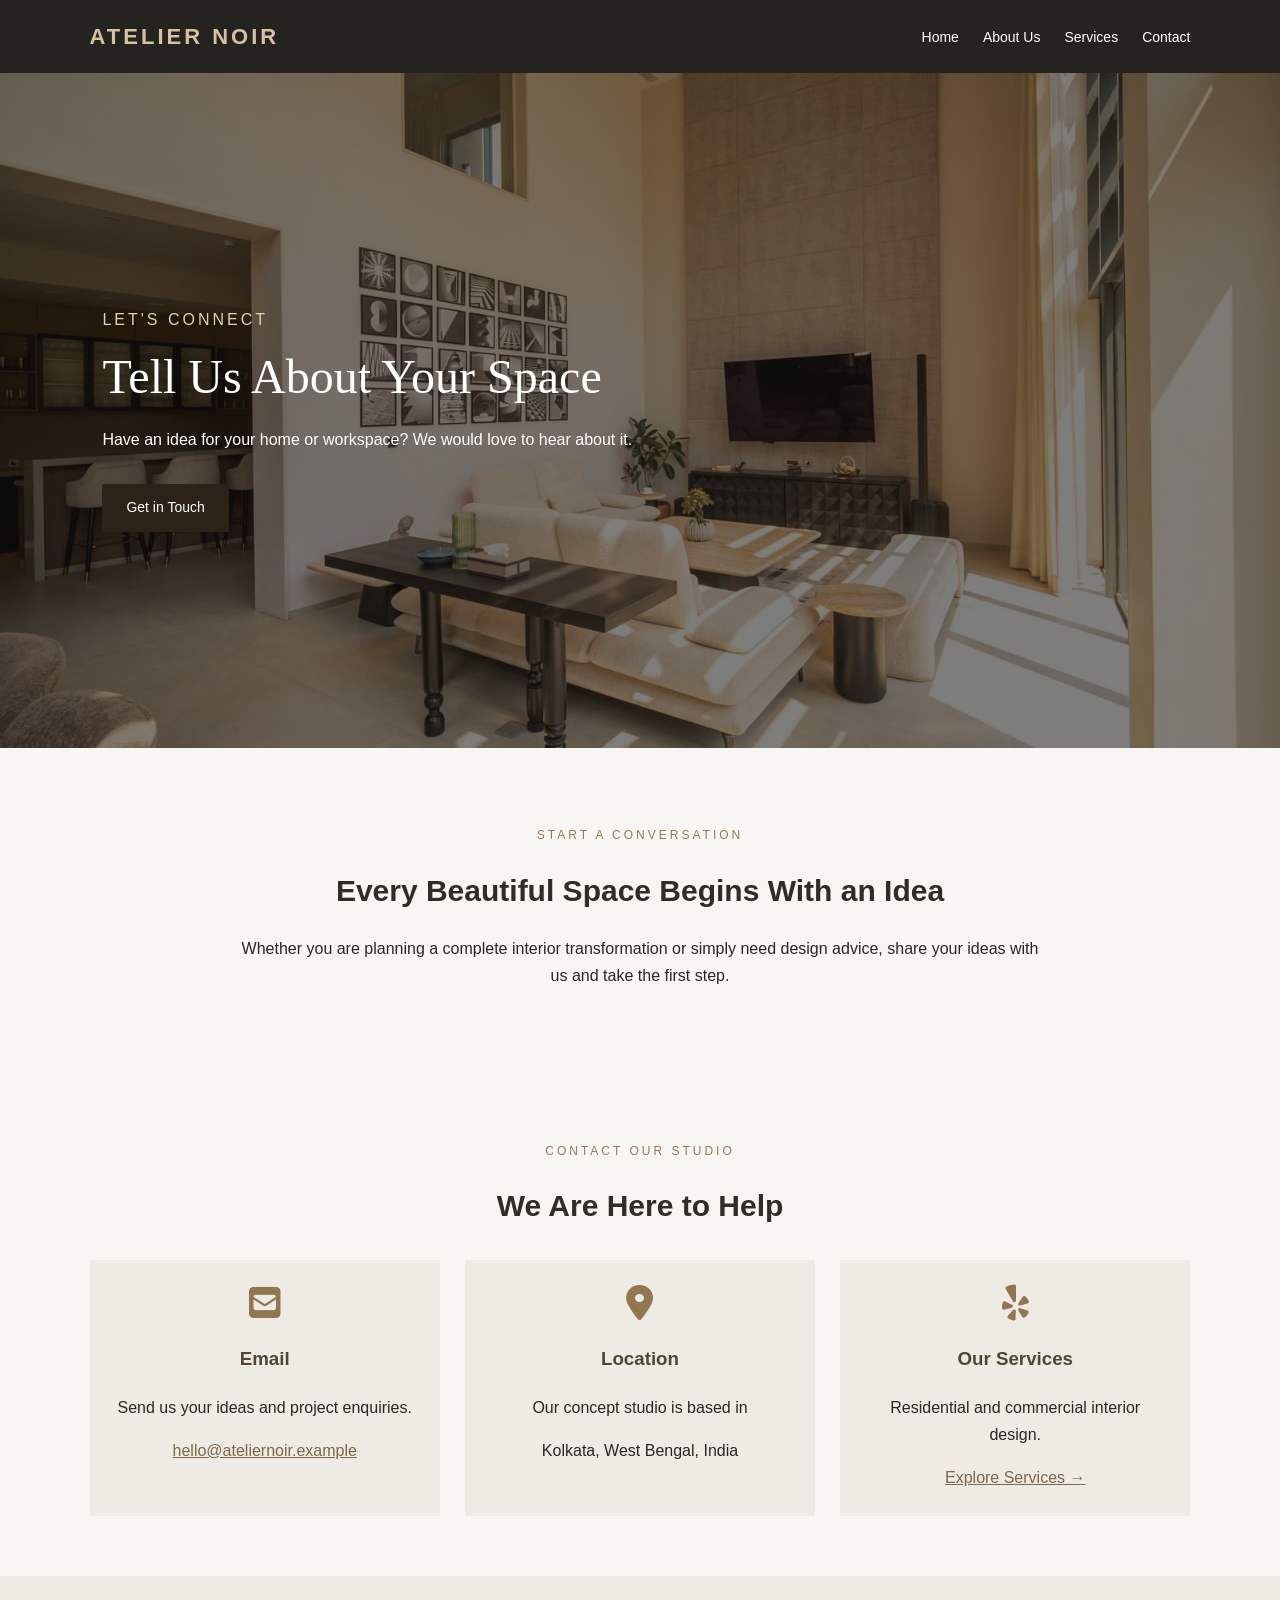
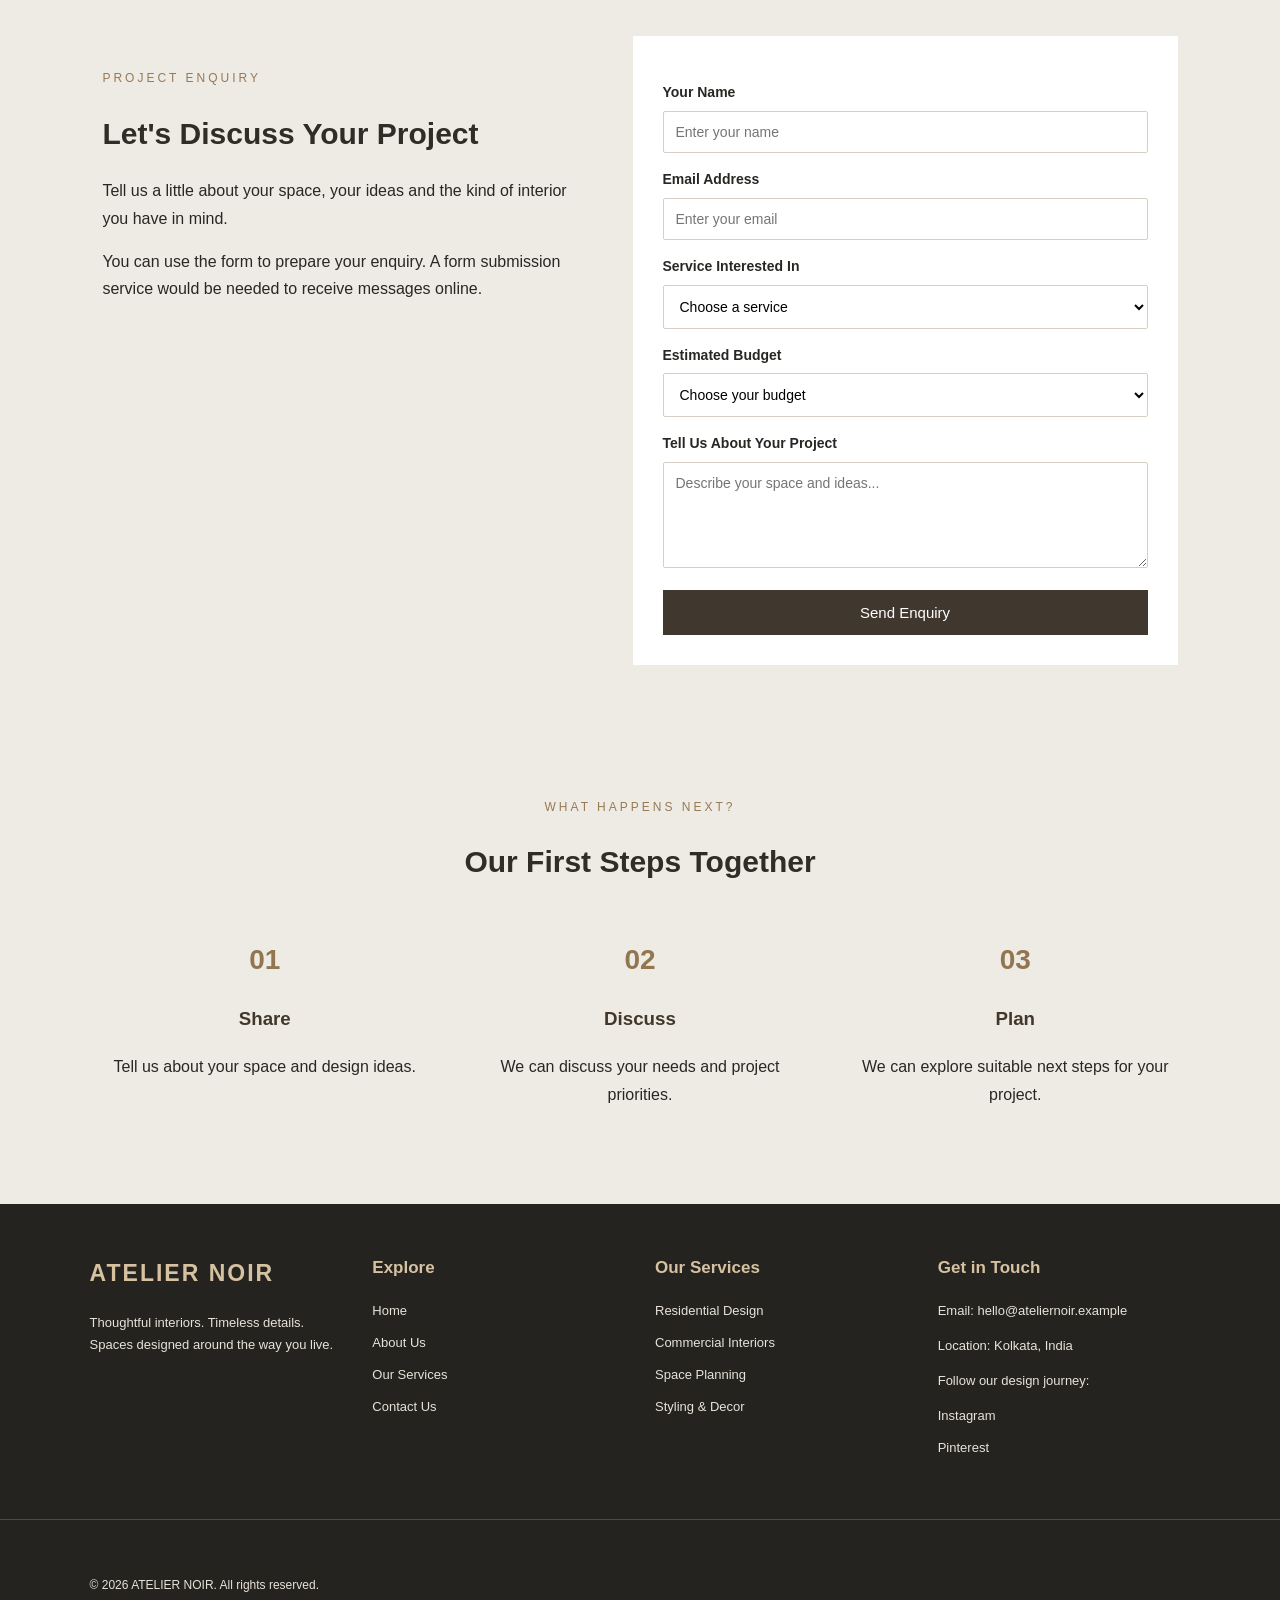
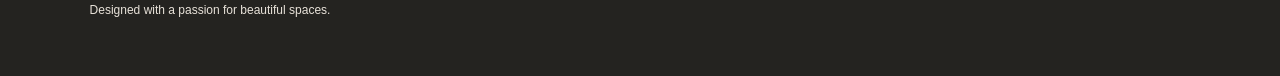
<file: contact.html>
<!DOCTYPE html>
<html lang="en">
<head>
    <title>Contact Us | ATELIER NOIR</title>
    <link rel="stylesheet" href="style.css">
    <link rel="stylesheet" href="https://cdnjs.cloudflare.com/ajax/libs/font-awesome/6.5.1/css/all.min.css">
</head>
<body>

<header>
    <nav>
        <h2>ATELIER NOIR</h2>
        <ul>
            <li><a href="index.html">Home</a></li>
            <li><a href="about.html">About Us</a></li>
            <li><a href="services.html">Services</a></li>
            <li><a href="contact.html">Contact</a></li>
        </ul>
    </nav>
</header>

<main>

    <section class="hero contact-hero">
        <div class="hero-content">
            <p class="small-heading">LET'S CONNECT</p>
            <h1>Tell Us About Your Space</h1>
            <p>
                Have an idea for your home or workspace?
                We would love to hear about it.
            </p>
            <a class="button" href="#contact-details">Get in Touch</a>
        </div>
    </section>

    <section class="welcome">
        <p class="small-heading">START A CONVERSATION</p>
        <h2>Every Beautiful Space Begins With an Idea</h2>
        <p>
            Whether you are planning a complete interior
            transformation or simply need design advice,
            share your ideas with us and take the first step.
        </p>
    </section>

    <section class="contact-information" id="contact-details">
        <p class="small-heading">CONTACT OUR STUDIO</p>
        <h2>We Are Here to Help</h2>

        <div class="contact-container">

            <div class="contact-card">
                <i class="fa-solid fa-square-envelope"></i>
                <h3>Email</h3>
                <p>Send us your ideas and project enquiries.</p>
                <a href="mailto:hello@ateliernoir.example">
                    hello@ateliernoir.example
                </a>
            </div>

            <div class="contact-card">
                <i class="fa-solid fa-location-dot"></i>
                <h3>Location</h3>
                <p>Our concept studio is based in</p>
                <p>Kolkata, West Bengal, India</p>
            </div>

            <div class="contact-card">
                <i class="fa-brands fa-yelp"></i>
                <h3>Our Services</h3>
                <p>Residential and commercial interior design.</p>
                <a href="services.html">Explore Services →</a>
            </div>

        </div>
    </section>

    <section class="enquiry-section">
        <div class="enquiry-content">
            <p class="small-heading">PROJECT ENQUIRY</p>
            <h2>Let's Discuss Your Project</h2>
            <p>
                Tell us a little about your space, your ideas
                and the kind of interior you have in mind.
            </p>
            <p>
                You can use the form to prepare your enquiry.
                A form submission service would be needed
                to receive messages online.
            </p>
        </div>

        <div class="enquiry-form">
            <form action="#" method="post">

                <label for="name">Your Name</label>
                <input type="text" id="name" name="name"
                    placeholder="Enter your name" required>

                <label for="email">Email Address</label>
                <input type="email" id="email" name="email"
                    placeholder="Enter your email" required>

                <label for="service">Service Interested In</label>
                <select id="service" name="service" required>
                    <option value="">Choose a service</option>
                    <option value="residential">Residential Interiors</option>
                    <option value="commercial">Commercial Interiors</option>
                    <option value="space-planning">Space Planning</option>
                    <option value="styling">Furniture and Decor</option>
                    <option value="consultation">Interior Consultation</option>
                </select>

                <label for="budget">Estimated Budget</label>
                <select id="budget" name="budget">
                    <option value="">Choose your budget</option>
                    <option value="under-1-lakh">Under ₹1 lakh</option>
                    <option value="1-to-5-lakh">₹1 lakh - ₹5 lakh</option>
                    <option value="5-to-10-lakh">₹5 lakh - ₹10 lakh</option>
                    <option value="above-10-lakh">Above ₹10 lakh</option>
                    <option value="not-decided">Not decided yet</option>
                </select>

                <label for="message">Tell Us About Your Project</label>
                <textarea id="message" name="message" rows="5"
                    placeholder="Describe your space and ideas..."
                    required></textarea>

                <button type="submit">Send Enquiry</button>

            </form>
        </div>
    </section>

    <section class="process-preview">
        <p class="small-heading">WHAT HAPPENS NEXT?</p>
        <h2>Our First Steps Together</h2>

        <div class="process-container">
            <div>
                <span>01</span>
                <h3>Share</h3>
                <p>Tell us about your space and design ideas.</p>
            </div>

            <div>
                <span>02</span>
                <h3>Discuss</h3>
                <p>We can discuss your needs and project priorities.</p>
            </div>

            <div>
                <span>03</span>
                <h3>Plan</h3>
                <p>We can explore suitable next steps for your project.</p>
            </div>
        </div>
    </section>

    
</main>

<footer>
    <div class="footer-container">

        <div class="footer-box">
            <h2>ATELIER NOIR</h2>
            <p>Thoughtful interiors. Timeless details. Spaces designed around the way you live.</p>
        </div>

        <div class="footer-box">
            <h3>Explore</h3>
            <a href="index.html">Home</a>
            <a href="about.html">About Us</a>
            <a href="services.html">Our Services</a>
            <a href="contact.html">Contact Us</a>
        </div>

        <div class="footer-box">
            <h3>Our Services</h3>
            <a href="services.html">Residential Design</a>
            <a href="services.html">Commercial Interiors</a>
            <a href="services.html">Space Planning</a>
            <a href="services.html">Styling & Decor</a>
        </div>

        <div class="footer-box">
            <h3>Get in Touch</h3>
            <p>Email: hello@ateliernoir.example</p>
            <p>Location: Kolkata, India</p>
            <p>Follow our design journey:</p>
            <a href="https://www.instagram.com/">Instagram</a>
            <a href="https://www.pinterest.com/">Pinterest</a>
        </div>

    </div>

    <div class="footer-bottom">
        <p>© 2026 ATELIER NOIR. All rights reserved.</p>
        <p>Designed with a passion for beautiful spaces.</p>
    </div>
</footer>

</body>
</html>
</file>
<file: style.css>
* {
    box-sizing: border-box;
}

html {
    scroll-behavior: smooth;
}

body {
    margin: 0;
    font-family: Arial, sans-serif;
    background-color: #f8f6f2;
    color: #292724;
    line-height: 1.7;
}

header {
    background-color: #242320;
    color: white;
    padding: 18px 7%;
}

nav {
    display: flex;
    justify-content: space-between;
    align-items: center;
    flex-wrap: wrap;
    gap: 15px;
}

nav h2 {
    color: #d6c2a1;
    font-size: 22px;
    letter-spacing: 3px;
    margin: 0;
}

nav ul {
    display: flex;
    flex-wrap: wrap;
    gap: 24px;
    list-style: none;
    padding: 0;
    margin: 0;
}

nav a {
    color: white;
    text-decoration: none;
    font-size: 14px;
}

nav a:hover {
    color: #d6c2a1;
    text-decoration: underline;
    text-decoration-color: white;
}

section h2 {
    color: #302c26;
    font-size: 30px;
    line-height: 1.3;
}

.small-heading {
    color: #967a56;
    font-size: 12px;
    letter-spacing: 3px;
    margin-bottom: 15px;
}

.hero {
    min-height: 75vh;
    display: flex;
    align-items: center;
    padding: 60px 8%;
    background-size: cover;
    background-position: center;
    color: white;
    background-image: linear-gradient(
        rgba(20, 19, 17, 0.55),
        rgba(20, 19, 17, 0.55)
    ), url("hero.jpg");
    
}

.hero-content h1{
     margin-top: 0;
    font-family: Georgia, "Times New Roman", serif;
    font-weight: normal;
    line-height: 1.25;
}

.hero-content em{
    font-weight: bold;
}



.about-hero {
    background-image: linear-gradient(
        rgba(20, 19, 17, 0.55),
        rgba(20, 19, 17, 0.55)
    ), url("background.jpg");
}

.services-hero {
    background-image: linear-gradient(
        rgba(20, 19, 17, 0.55),
        rgba(20, 19, 17, 0.55)
    ), url("service.jpg");
}

.contact-hero {
    background-image: linear-gradient(
        rgba(20, 19, 17, 0.55),
        rgba(20, 19, 17, 0.55)
    ), url("contact\ us.jpg");
}

.hero-content {
    max-width: 650px;
}

.hero .small-heading {
    color: #e3cfad;
}

.hero h1 {
    font-size: 48px;
    line-height: 1.2;
    margin: 10px 0 20px;
}

.hero p {
    font-size: 16px;
    max-width: 550px;
}


.button {
    display: inline-block;
    background-color: #2c2318;
    color: white;
    padding: 12px 24px;
    margin-top: 15px;
    text-decoration: none;
    border: none;
    border-radius: 2px;
    cursor: pointer;
    font-size: 14px;
}

.button:hover {
    background-color: #65513b00;
    border:solid;
    border-color: #918d89;
    border-width:1px ;

}

.button1{
     display: inline-block;
    background-color: #8b735500;
    color: white;
    padding: 12px 24px;
    margin-top: 15px;
    text-decoration: none;
    border :solid;
    border-width: 1px;
    cursor: pointer;
    font-size: 14px;
    border-color: #918d89;
    margin-left: 25px;
       
}

.button1:hover {
    background-color: #2c2318;
    border:none;
}


.button3 {
    display: inline-block;
    color: #ffffff;
    text-decoration: none;
    font-weight: bold;
    margin-top: 12px;
    display:inline-block;
    border-radius: 1px;
    letter-spacing: 1px;
    word-spacing: 1px;
    background-color: #2c2318;
    padding:12px 24px;
   
}

.button3:hover {
    text-decoration: underline;
}

.welcome {
    text-align: center;
    padding: 65px 10%;
}

.welcome p:not(.small-heading) {
    max-width: 800px;
    margin: 15px auto;
}

.services-preview {
    text-align: center;
    padding: 60px 7%;
    background-color: #eeebe5;
}

.section-intro {
    max-width: 700px;
    margin: 15px auto;
}

.card-container {
    display: flex;
    flex-wrap: wrap;
    justify-content: center;
    gap: 25px;
    margin-top: 35px;
}

.design-card {
    width: 30%;
    min-width: 230px;
    max-width: 360px;
    background-color: white;
    text-align: left;
    overflow: hidden;
    border-radius: 30px;
}

.design-card img {
    display: block;
    width: 100%;
    height: 240px;
    object-fit: cover;
}

.card-content {
    padding: 20px;  
}

.card-content h3 {
    color: #40372c;
    margin-top: 0;
}

.card-content p {
    font-size: 14px;
}

.card-content a {
    color: #846c4e;
    font-weight: bold;
    text-decoration: none;
}

.card-content a:hover {
    text-decoration: underline;
}


.philosophy {
    display: flex;
    align-items: center;
    gap: 45px;
    padding: 65px 8%;
}

.philosophy-image,
.philosophy-content {
    flex: 1;
    min-width: 0;
}

.philosophy-image img {
    display: block;
    width: 100%;
    height: 400px;
    object-fit: cover;
}

.philosophy-content p:not(.small-heading) {
    margin-bottom: 18px;
}


.about-details {
    display: flex;
    align-items: center;
    gap: 45px;
    padding: 60px 8%;
    background-color: #eeebe5;
}

.about-details-image,
.about-details-content {
    flex: 1;
    min-width: 0;
}

.about-details-image img {
    display: block;
    width: 100%;
    height: 370px;
    object-fit: cover;
}

.about-details-content p:not(.small-heading) {
    margin-bottom: 18px;
}


.design-values {
    padding: 60px 7%;
    text-align: center;
}

.value-container {
    display: flex;
    flex-wrap: wrap;
    justify-content: center;
    gap: 25px;
    margin-top: 35px;
}

.value-container div {
    flex: 1;
    min-width: 200px;
    padding: 25px;
    background-color: #eeebe5;
}

.value-container h3 {
    color: #4c4032;
}

.value-container p {
    font-size: 14px;
}

.value-container i {
    color: #927650;
    font-size: 36px;
}


.overview {
    padding: 60px 7%;
    text-align: center;
}

.overview-container {
    display: flex;
    flex-wrap: wrap;
    justify-content: center;
    gap: 25px;
    margin-top: 35px;
}

.overview-box {
    flex: 1;
    min-width: 200px;
    padding: 25px;
    background-color: #eeebe5;
}

.overview-box i {
    color: #927650;
    font-size: 28px;
}

.overview-box h3 {
    color: #42372b;
}

.overview-box p {
    font-size: 14px;
}


.process-preview {
    text-align: center;
    padding: 60px 7%;
    background-color: #eeebe5;
}

.process-container {
    display: flex;
    flex-wrap: wrap;
    justify-content: center;
    gap: 25px;
    margin-top: 35px;
}

.process-container div {
    flex: 1;
    min-width: 200px;
    padding: 20px;
}

.process-container span {
    display: inline-block;
    color: #927650;
    font-size: 28px;
    font-weight: bold;
}

.process-container h3 {
    color: #42372b;
}


.home-quote {
    text-align: center;
    padding: 55px 10%;
    background-color: #dcd2c3;
}

.home-quote p {
    max-width: 800px;
    margin: auto;
    font-size: 25px;
    font-style: italic;
    color: #40372c;
}

.call-to-action {
    text-align: center;
    padding: 60px 8%;
    background-color: #40382f;
    color: white;
}

.call-to-action h2 {
    color: #e5d5ba;
}

.call-to-action p {
    max-width: 650px;
    margin: 15px auto;
}


.contact-information {
    text-align: center;
    padding: 60px 7%;
}

.contact-container {
    display: flex;
    flex-wrap: wrap;
    justify-content: center;
    gap: 25px;
    margin-top: 35px;
}

.contact-card {
    flex: 1;
    min-width: 220px;
    padding: 25px;
    background-color: #eeebe5;
}

.contact-card i {
    color: #927650;
    font-size: 36px;
}

.contact-card h3 {
    color: #554432;
}

.contact-card a {
    color: #806747;
    overflow-wrap: anywhere;
}

.enquiry-section {
    display: flex;
    align-items: flex-start;
    gap: 45px;
    padding: 60px 8%;
    background-color: #eeebe5;
}

.enquiry-content,
.enquiry-form {
    flex: 1;
    min-width: 0;
}

.enquiry-content {
    padding-top: 20px;
}

.enquiry-form {
    background-color: white;
    padding: 30px;
}

.enquiry-form label {
    display: block;
    margin: 15px 0 6px;
    font-size: 14px;
    font-weight: bold;
}

.enquiry-form input,
.enquiry-form select,
.enquiry-form textarea {
    display: block;
    width: 100%;
    padding: 12px;
    font-family: Arial, sans-serif;
    font-size: 14px;
    border: 1px solid #d5cfc5;
    background-color: #fff;
    border-radius: 2px;
}

.enquiry-form textarea {
    resize: vertical;
}

.enquiry-form input:focus,
.enquiry-form select:focus,
.enquiry-form textarea:focus {
    outline: 1px solid #8b7355;
}

.enquiry-form button {
    display: inline-block;
    width: 100%;
    background-color: #40382f;
    color: white;
    padding: 14px;
    margin-top: 22px;
    border: none;
    cursor: pointer;
    font-size: 15px;
}

.enquiry-form button:hover {
    background-color: #806747;
}



.faq {
    max-width: 1000px;
    margin: auto;
    padding: 60px 7%;
}

.faq > h2 {
    text-align: center;
    margin-bottom: 35px;
}

.faq-box {
    background-color: white;
    padding: 20px 24px;
    margin-bottom: 16px;
    border-left: 4px solid #927650;
}

.faq-box h3 {
    color: #44392c;
    margin-top: 0;
    margin-bottom: 8px;
}

.faq-box p {
    margin-bottom: 0;
}



footer {
    background-color: #242320;
    color: #e8e2d9;
}

.footer-container {
    display: flex;
    flex-wrap: wrap;
    justify-content: space-between;
    gap: 30px;
    padding: 50px 7%;
}

.footer-box {
    flex: 1;
    min-width: 180px;
}

.footer-box h2 {
    color: #d6c2a1;
    font-size: 23px;
    letter-spacing: 2px;
    margin-top: 0;
}

.footer-box h3 {
    color: #d6c2a1;
    font-size: 17px;
    margin-top: 0;
}

.footer-box p {
    font-size: 13px;
    overflow-wrap: anywhere;
}

.footer-box a {
    display: block;
    width: fit-content;
    color: #e8e2d9;
    font-size: 13px;
    text-decoration: none;
    margin-bottom: 10px;
}

.footer-box a:hover {
    color: #d6c2a1;
}

.footer-bottom {
    text-align: left;
    border-top: 1px solid #514a40;
    padding: 15px;
    font-size: 12px;
     padding: 50px 7%;
}

.footer-bottom p {
    margin: 5px 0;
  
}



@media (max-width: 768px) {

    header {
        padding: 18px 5%;
    }

    nav {
        flex-direction: column;
        align-items: center;
    }

    nav ul {
        justify-content: center;
        gap: 12px 18px;
    }

    .hero {
        min-height: 380px;
        padding: 45px 6%;
    }

    .hero h1 {
        font-size: 36px;
    }

    .card-container {
        gap: 20px;
    }

    .design-card {
        width: 45%;
        min-width: 0;
    }

    .philosophy,
    .about-details {
        flex-direction: column;
        align-items: stretch;
        gap: 25px;
        padding: 45px 7%;
    }

    .philosophy-image img,
    .about-details-image img {
        height: 320px;
    }

    .enquiry-section {
        flex-direction: column;
        gap: 25px;
        padding: 45px 6%;
    }

    .enquiry-content,
    .enquiry-form {
        width: 100%;
    }

    .value-container,
    .process-container {
        gap: 15px;
    }

    .overview-box {
        flex-basis: calc(50% - 25px);
    }

    .footer-container {
        gap: 30px;
    }

    .footer-box {
        flex-basis: 40%;
    }
}

/* Mobile screens */

@media (max-width: 480px) {

    nav h2 {
        font-size: 19px;
        letter-spacing: 2px;
    }

    nav ul {
        gap: 10px 14px;
    }

    nav a {
        font-size: 13px;
    }

    .hero {
        min-height: 350px;
        padding: 35px 6%;
    }

    .hero h1 {
        font-size: 30px;
    }

    .hero p {
        font-size: 14px;
    }

    section h2 {
        font-size: 25px;
    }

    .welcome {
        padding: 40px 6%;
    }

    .services-preview,
    .design-values,
    .process-preview,
    .contact-information {
        padding: 40px 5%;
    }

    .card-container {
        flex-direction: column;
        align-items: center;
    }

    .design-card {
        width: 100%;
        max-width: 360px;
    }

    .design-card img {
        height: 230px;
    }

    .philosophy,
    .about-details {
        padding: 40px 6%;
    }

    .philosophy-image img,
    .about-details-image img {
        height: 260px;
    }

    .value-container,
    .process-container,
    .contact-container {
        flex-direction: column;
    }

    .overview {
        padding: 40px 5%;
    }

    .overview-box {
        width: 100%;
        flex-basis: 100%;
    }

    .value-container div,
    .process-container div,
    .contact-card {
        width: 100%;
    }

    .home-quote {
        padding: 40px 7%;
    }

    .home-quote p {
        font-size: 20px;
    }

    .call-to-action {
        padding: 45px 6%;
    }

    .enquiry-section {
        padding: 35px 5%;
    }

    .enquiry-form {
        padding: 20px;
    }

    .faq {
        padding: 40px 5%;
    }

    .faq-box {
        padding: 16px;
    }

    .footer-container {
        flex-direction: column;
        padding: 35px 7%;
        gap: 25px;
    }

    .footer-box {
        flex-basis: auto;
    }

    .footer-bottom {
        padding: 15px 10px;
    }
}
</file>
